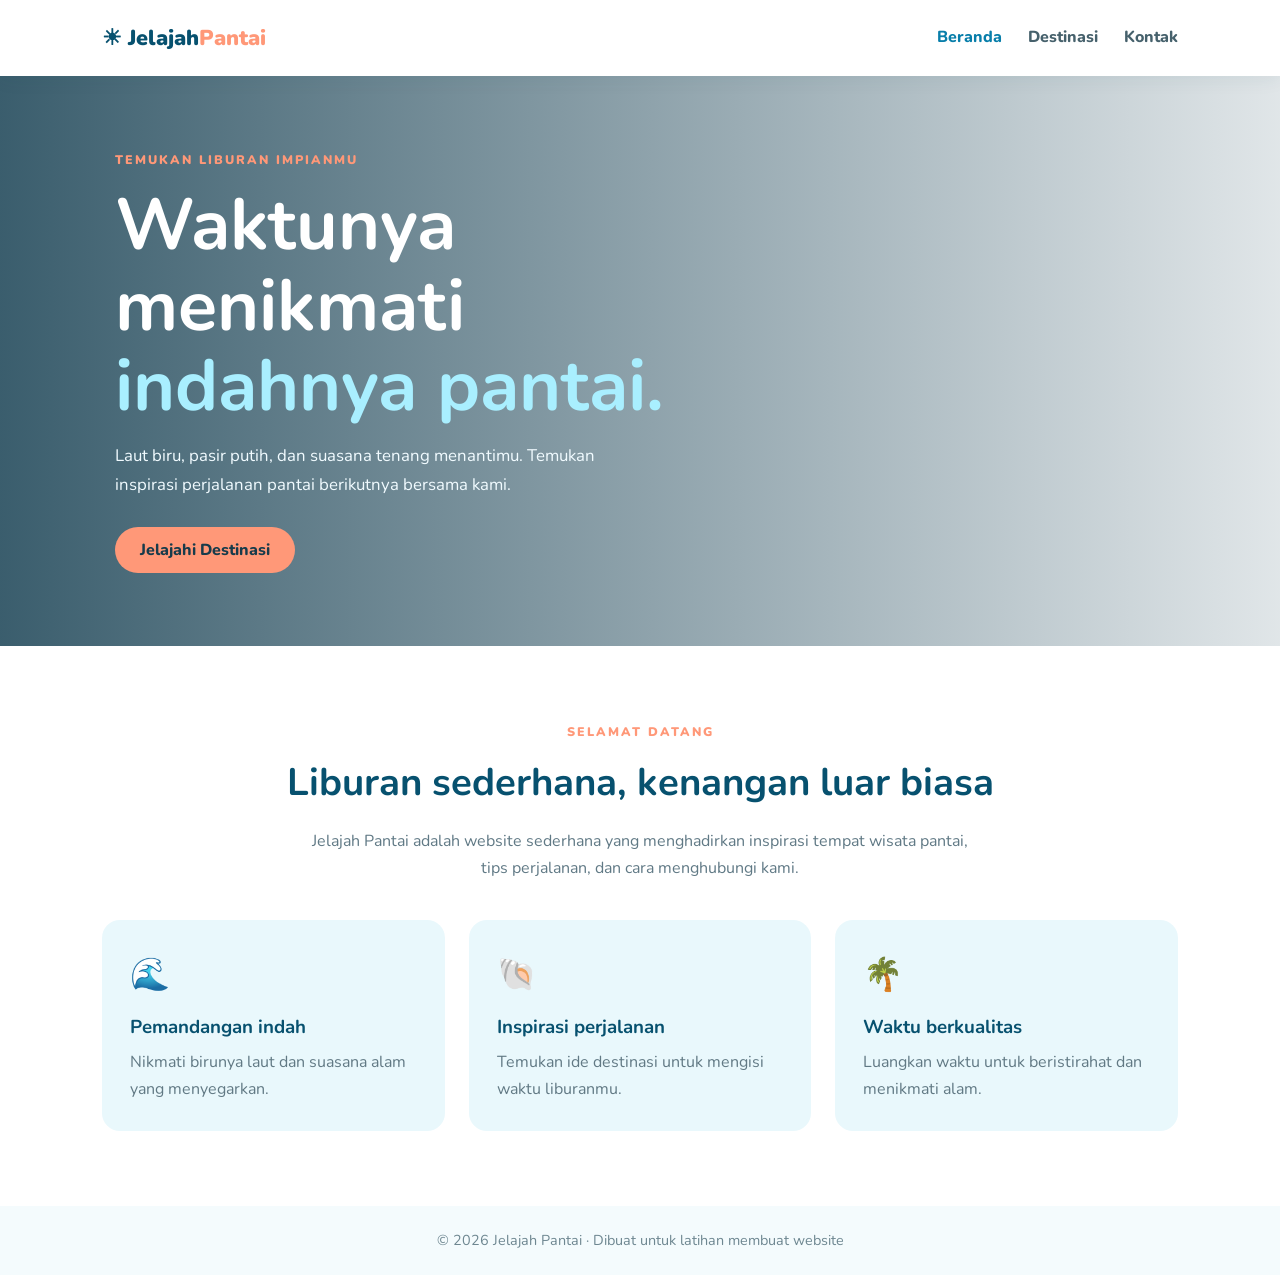
<file: index.html>
<!DOCTYPE html>
<html lang="id">
<head>
  <meta charset="UTF-8">
  <meta name="viewport" content="width=device-width, initial-scale=1.0">
  <title>Jelajah Pantai | Beranda</title>
  <link rel="stylesheet" href="style.css">
</head>
<body>
  <header class="header">
    <a class="logo" href="index.html">☀ Jelajah<span>Pantai</span></a>
    <nav>
      <a class="active" href="index.html">Beranda</a>
      <a href="destinasi.html">Destinasi</a>
      <a href="kontak.html">Kontak</a>
    </nav>
  </header>

  <main>
    <section class="hero">
      <div class="hero-content">
        <p class="eyebrow">TEMUKAN LIBURAN IMPIANMU</p>
        <h1>Waktunya menikmati<br><span>indahnya pantai.</span></h1>
        <p class="intro">Laut biru, pasir putih, dan suasana tenang menantimu. Temukan inspirasi perjalanan pantai berikutnya bersama kami.</p>
        <a class="btn" href="destinasi.html">Jelajahi Destinasi</a>
      </div>
    </section>

    <section class="section">
      <p class="eyebrow">SELAMAT DATANG</p>
      <h2>Liburan sederhana, kenangan luar biasa</h2>
      <p class="section-desc">Jelajah Pantai adalah website sederhana yang menghadirkan inspirasi tempat wisata pantai, tips perjalanan, dan cara menghubungi kami.</p>
      <div class="feature-grid">
        <article class="feature"><div class="feature-icon">🌊</div><h3>Pemandangan indah</h3><p>Nikmati birunya laut dan suasana alam yang menyegarkan.</p></article>
        <article class="feature"><div class="feature-icon">🐚</div><h3>Inspirasi perjalanan</h3><p>Temukan ide destinasi untuk mengisi waktu liburanmu.</p></article>
        <article class="feature"><div class="feature-icon">🌴</div><h3>Waktu berkualitas</h3><p>Luangkan waktu untuk beristirahat dan menikmati alam.</p></article>
      </div>
    </section>
  </main>

  <footer>© 2026 Jelajah Pantai · Dibuat untuk latihan membuat website</footer>
</body>
</html>
</file>
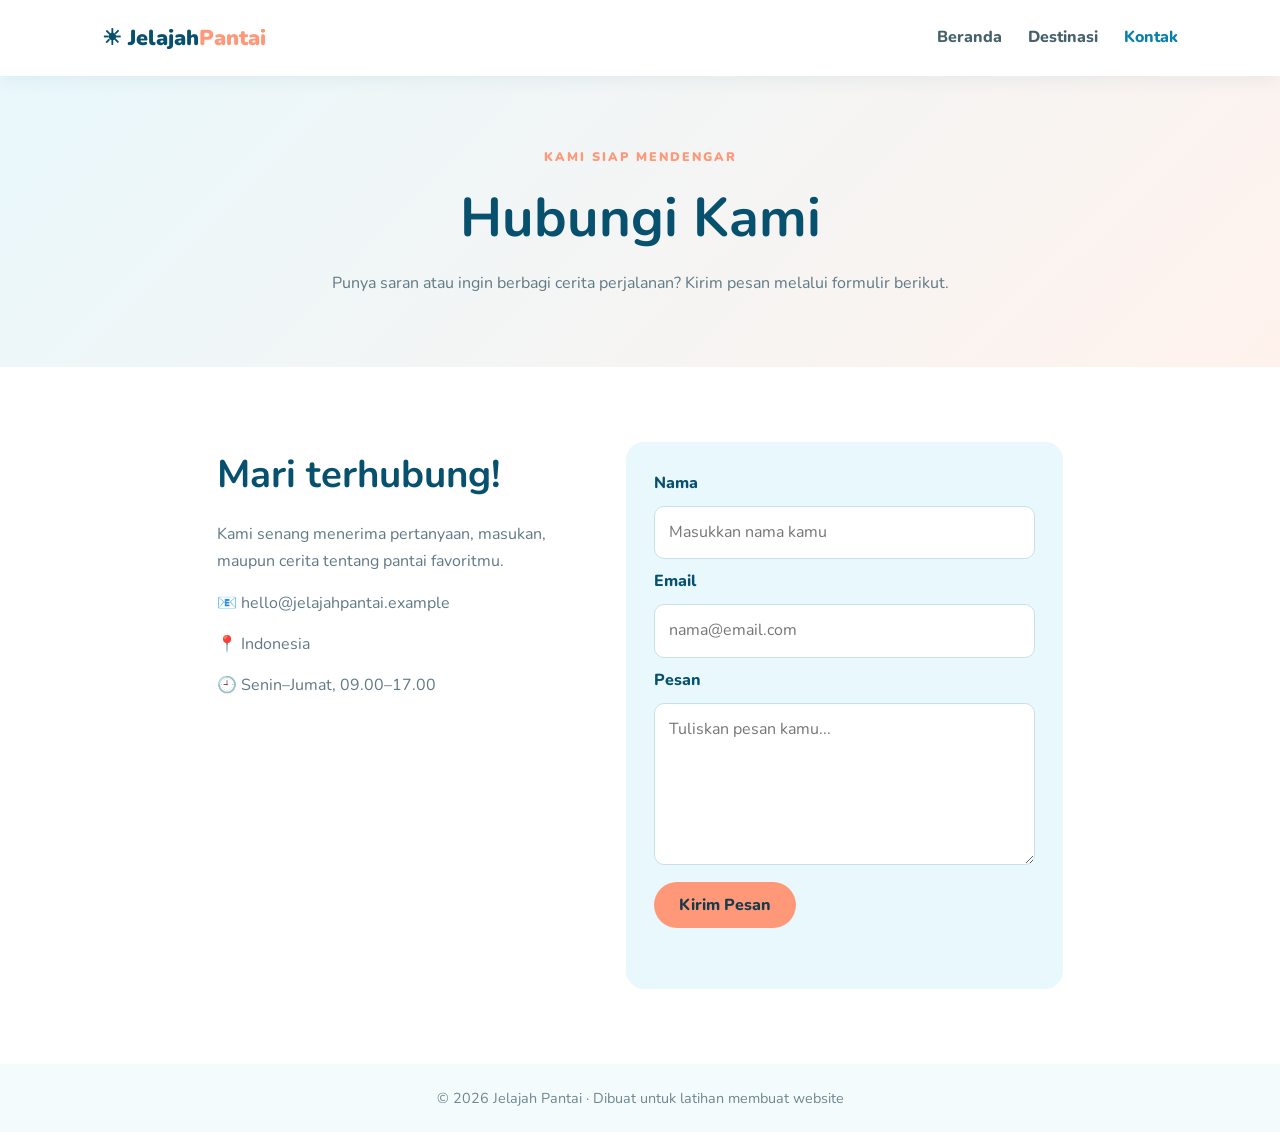
<file: kontak.html>
<!DOCTYPE html>
<html lang="id">
<head>
  <meta charset="UTF-8">
  <meta name="viewport" content="width=device-width, initial-scale=1.0">
  <title>Jelajah Pantai | Kontak</title>
  <link rel="stylesheet" href="style.css">
</head>
<body>
  <header class="header">
    <a class="logo" href="index.html">☀ Jelajah<span>Pantai</span></a>
    <nav>
      <a href="index.html">Beranda</a>
      <a href="destinasi.html">Destinasi</a>
      <a class="active" href="kontak.html">Kontak</a>
    </nav>
  </header>

  <main>
    <section class="page-banner">
      <p class="eyebrow">KAMI SIAP MENDENGAR</p>
      <h1>Hubungi Kami</h1>
      <p>Punya saran atau ingin berbagi cerita perjalanan? Kirim pesan melalui formulir berikut.</p>
    </section>

    <section class="section contact-layout">
      <div class="contact-info">
        <h2>Mari terhubung!</h2>
        <p>Kami senang menerima pertanyaan, masukan, maupun cerita tentang pantai favoritmu.</p>
        <p>📧 hello@jelajahpantai.example</p>
        <p>📍 Indonesia</p>
        <p>🕘 Senin–Jumat, 09.00–17.00</p>
      </div>
      <form class="contact-form" id="contactForm">
        <label for="nama">Nama</label>
        <input type="text" id="nama" placeholder="Masukkan nama kamu" required>
        <label for="email">Email</label>
        <input type="email" id="email" placeholder="nama@email.com" required>
        <label for="pesan">Pesan</label>
        <textarea id="pesan" rows="5" placeholder="Tuliskan pesan kamu..." required></textarea>
        <button class="btn" type="submit">Kirim Pesan</button>
        <p id="feedback" class="feedback" aria-live="polite"></p>
      </form>
    </section>
  </main>

  <footer>© 2026 Jelajah Pantai · Dibuat untuk latihan membuat website</footer>
  <script src="script.js"></script>
</body>
</html>
</file>
<file: style.css>
@import url('https://fonts.googleapis.com/css2?family=Nunito:wght@400;600;700;800;900&display=swap');

:root { --blue:#087eaa; --deep:#07516f; --sky:#e9f8fc; --coral:#ff9878; --ink:#173b4b; }
* { box-sizing:border-box; margin:0; padding:0; }
body { font-family:'Nunito',sans-serif; color:var(--ink); background:#fff; line-height:1.7; }
.header { min-height:76px; padding:14px 8%; display:flex; align-items:center; justify-content:space-between; gap:20px; background:#fff; position:sticky; top:0; z-index:10; box-shadow:0 3px 18px #16465b12; }
.logo { color:var(--deep); font-size:1.35rem; font-weight:900; text-decoration:none; }
.logo span { color:var(--coral); }
nav { display:flex; gap:26px; flex-wrap:wrap; }
nav a { color:#46616c; text-decoration:none; font-weight:800; }
nav a:hover, nav a.active { color:var(--blue); }
.hero { min-height:570px; display:flex; align-items:center; padding:70px 9%; color:white; background:linear-gradient(90deg,rgba(3,48,68,.78),rgba(3,48,68,.12)),url('https://images.unsplash.com/photo-1507525428034-b723cf961d3e?auto=format&fit=crop&w=1800&q=90') center/cover; }
.hero-content { max-width:600px; }
.eyebrow { color:var(--coral); font-weight:900; letter-spacing:2px; font-size:.78rem; }
.hero h1 { font-size:clamp(2.5rem,6vw,4.5rem); line-height:1.12; margin:15px 0; }
.hero h1 span { color:#a9efff; }
.intro { max-width:520px; font-size:1.05rem; margin-bottom:28px; color:#f1fbff; }
.btn { display:inline-block; border:0; border-radius:30px; padding:12px 25px; background:var(--coral); color:#173b4b; text-decoration:none; font:800 1rem 'Nunito',sans-serif; cursor:pointer; transition:.2s; }
.btn:hover { transform:translateY(-2px); background:#ffb098; }
.section { padding:75px 8%; text-align:center; }
.section h2 { font-size:clamp(1.7rem,4vw,2.4rem); color:var(--deep); margin:8px 0 12px; }
.section-desc { max-width:680px; margin:0 auto; color:#607985; }
.feature-grid, .destination-grid { display:grid; grid-template-columns:repeat(3,1fr); gap:24px; margin-top:38px; text-align:left; }
.feature { padding:28px; border-radius:18px; background:var(--sky); }
.feature-icon { font-size:2rem; }
.feature h3 { margin:10px 0 5px; color:var(--deep); }
.feature p, .destination-card p { color:#617984; }
.page-banner { text-align:center; padding:70px 8%; background:linear-gradient(135deg,#e9f8fc,#fff2ed); }
.page-banner h1 { color:var(--deep); font-size:clamp(2.2rem,5vw,3.4rem); margin:5px 0; }
.page-banner p:last-child { color:#607985; }
.destination-card { overflow:hidden; border-radius:18px; background:#fff; box-shadow:0 8px 28px #174b6017; }
.destination-card img { display:block; width:100%; height:220px; object-fit:cover; }
.card-body { padding:22px; }
.card-body h2 { font-size:1.35rem; margin:8px 0; }
.tag { color:var(--blue); font-size:.78rem; font-weight:900; text-transform:uppercase; letter-spacing:1px; }
.note { margin-top:25px; color:#7a9099; font-size:.9rem; }
.contact-layout { display:grid; grid-template-columns:1fr 1.2fr; gap:45px; text-align:left; align-items:start; max-width:1050px; margin:auto; }
.contact-info h2 { margin-top:0; }
.contact-info p { margin:14px 0; color:#607985; }
.contact-form { display:flex; flex-direction:column; gap:9px; padding:28px; background:var(--sky); border-radius:18px; }
.contact-form label { font-weight:800; color:var(--deep); }
.contact-form input, .contact-form textarea { width:100%; border:1px solid #c8e1e9; border-radius:10px; padding:12px 14px; font:inherit; background:white; outline:none; }
.contact-form input:focus, .contact-form textarea:focus { border-color:var(--blue); }
.contact-form .btn { align-self:flex-start; margin-top:8px; }
.feedback { color:var(--deep); font-weight:800; min-height:24px; }
footer { padding:22px; text-align:center; color:#6e8791; background:#f4fbfd; font-size:.9rem; }
@media (max-width:760px) {
  .header { padding:14px 5%; flex-direction:column; }
  nav { justify-content:center; gap:18px; }
  .hero { min-height:520px; padding:55px 7%; }
  .feature-grid, .destination-grid, .contact-layout { grid-template-columns:1fr; }
  .section { padding:55px 6%; }
}
</file>
